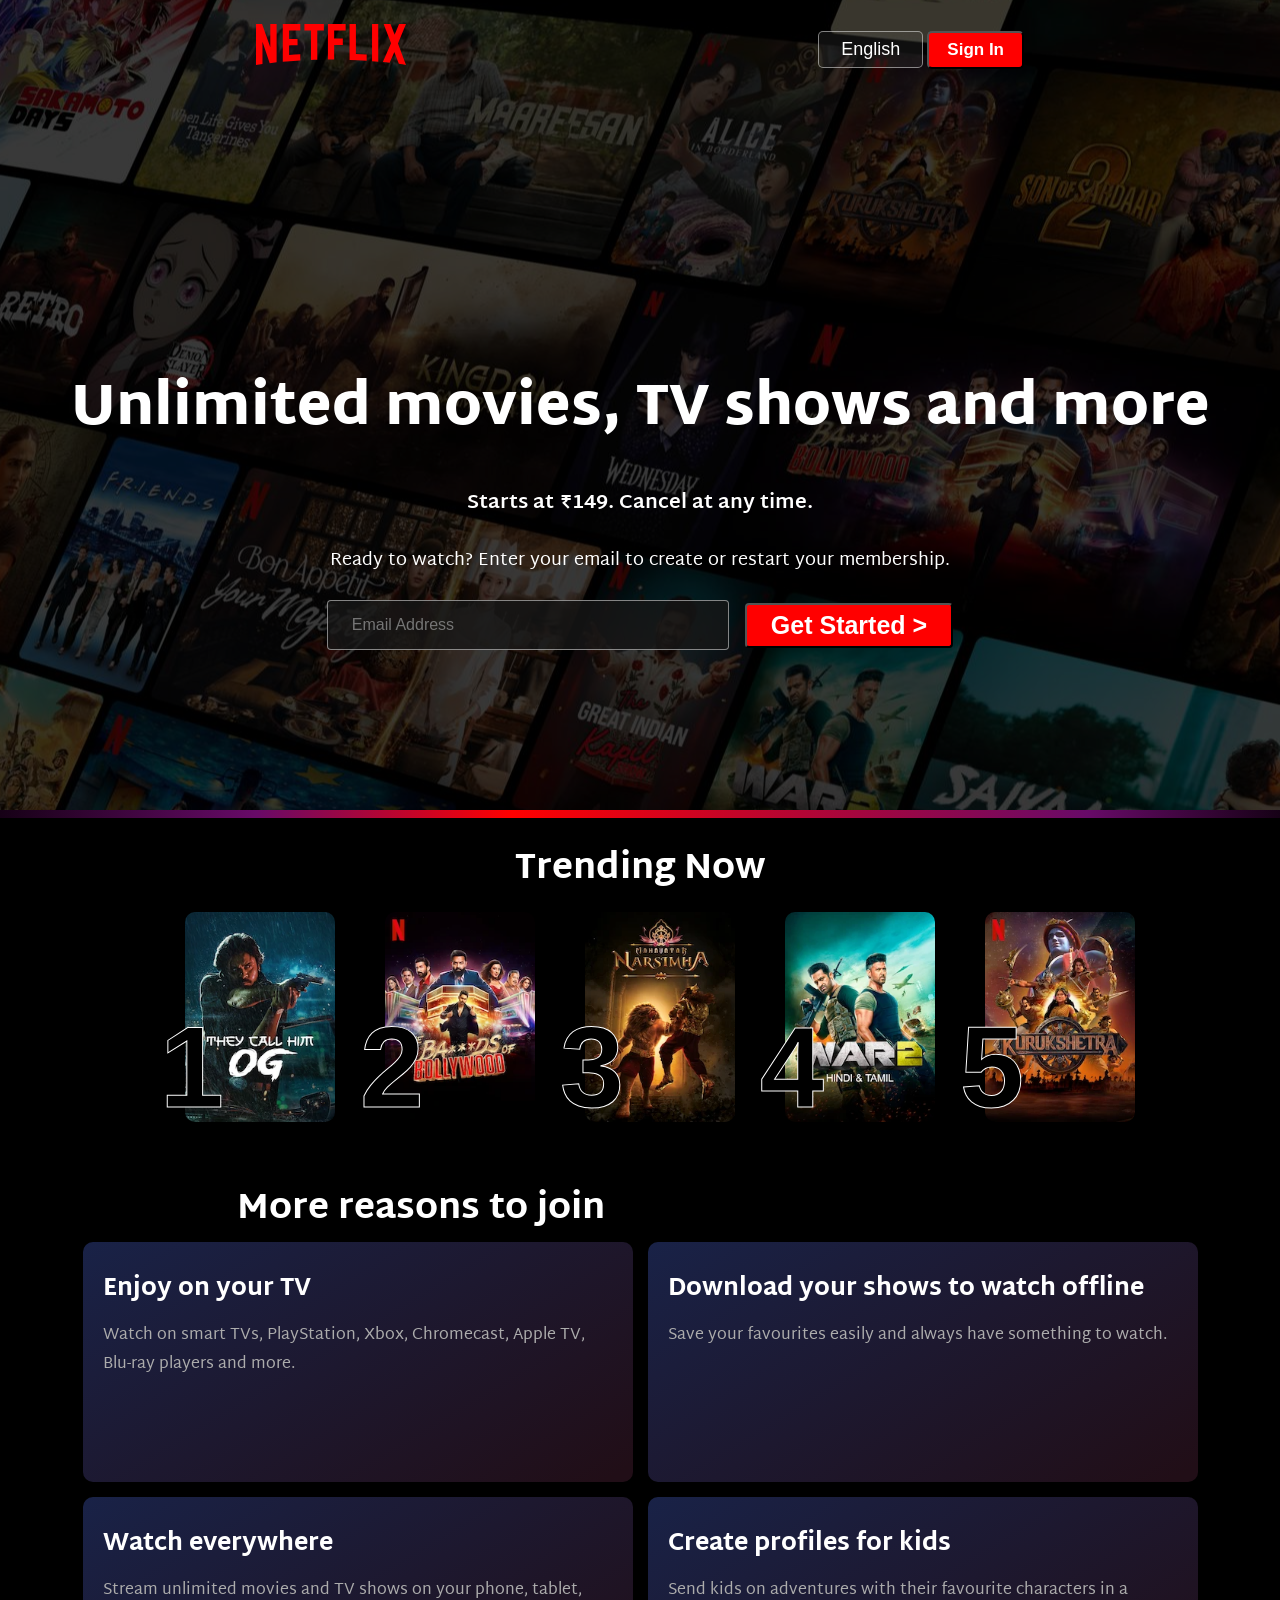
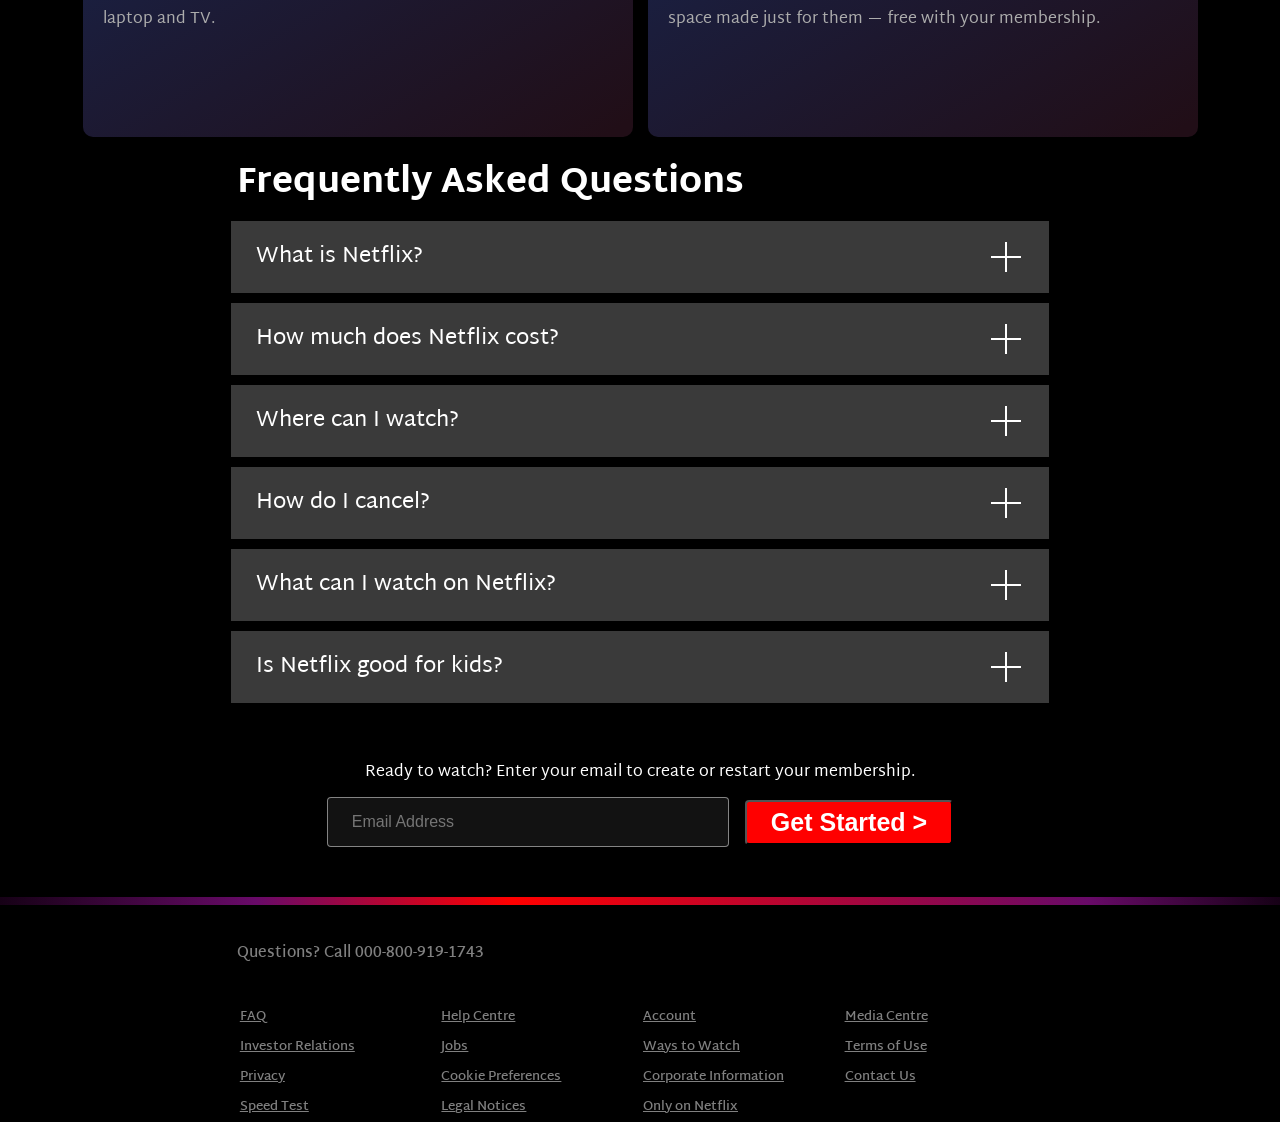
<file: Netflix Clone (HTML & CSS only)/index.html>
<!DOCTYPE html>
<html lang="en">

<head>
    <meta charset="UTF-8">
    <meta name="viewport" content="width=device-width, initial-scale=1.0">
    <title>Netflix India – Watch TV Shows Online, Watch Movies Online</title>
    <link rel="stylesheet" href="style.css">
</head>

<body>

    <div class="main">
        <nav>
            <div>
                <img width="53px" src="Assets/logo.svg" alt="logo">
            </div>
            <div>
                <button class="btn language">English</button>

                <button class="btn btn-red-sm">Sign In</button>
            </div>
        </nav>
        <div class="box">
        </div>
        <div class="hero">
            <span>Unlimited movies, TV shows and more</span>
            <span> Starts at ₹149. Cancel at any time.</span>
            <span>Ready to watch? Enter your email to create or restart your membership.</span>

            <div class="hero-buttons">
                <input type="text" name="text" placeholder="Email Address">
                <button class="btn btn-red">Get Started &gt</button>
            </div>



        </div>
    </div>
    <div class="separation"></div>
    <section class="trending">
        <h2>Trending Now</h2>
        <ul class="trending-movies">
            <li class="movie"><img src="Assets/movie1.jpg" alt="movie1">
                <div class="rank">1</div>
            </li>
            <li class="movie"><img src="Assets/movie2.jpg" alt="movie2">
                <div class="rank">2</div>
            </li>
            <li class="movie"><img src="Assets/movie3.jpg" alt="movie3">
                <div class="rank">3</div>
            </li>
            <li class="movie"><img src="Assets/movie4.jpg" alt="movie4">
                <div class="rank">4</div>
            </li>
            <li class="movie"><img src="Assets/movie5.jpg" alt="movie5">
                <div class="rank">5</div>
            </li>

        </ul>
    </section>
    <section class="reasons">
        <h2>More reasons to join</h2>
        <div class="more-reasons">
            <div class="reasons-box">
                <h2>Enjoy on your TV</h2>
                <div>Watch on smart TVs, PlayStation, Xbox, Chromecast, Apple TV, Blu-ray players and more.</div>
            </div>
            <div class="reasons-box">
                <h2>Download your shows to watch offline</h2>
                <div>Save your favourites easily and always have something to watch.</div>
            </div>
            <div class="reasons-box">
                <h2>Watch everywhere</h2>
                <div>Stream unlimited movies and TV shows on your phone, tablet, laptop and TV.</div>
            </div>
            <div class="reasons-box">
                <h2>Create profiles for kids</h2>
                <div>Send kids on adventures with their favourite characters in a space made just for them — free with
                    your membership.</div>
            </div>
        </div>
    </section>
    <section class="faq">
        <h2>Frequently Asked Questions</h2>
        <div class="faqbox">
            <span>What is Netflix?</span>
            <svg viewBox="0 0 36 36" width="36" height="36" data-icon="PlusLarge" data-icon-id=":R9laj8qlal9at4m:"
                aria-hidden="true" class="default-ltr-iqcdef-cache-1ulhx3w e1jjil14" xmlns="http://www.w3.org/2000/svg"
                fill="none" role="img">
                <path fill="currentColor" fill-rule="evenodd" d="M17 17V3h2v14h14v2H19v14h-2V19H3v-2z"
                    clip-rule="evenodd"></path>
            </svg>
        </div>

        <div class="faqbox">
            <span>How much does Netflix cost?</span>
            <svg viewBox="0 0 36 36" width="36" height="36" data-icon="PlusLarge" data-icon-id=":R9laj8qlal9at4m:"
                aria-hidden="true" class="default-ltr-iqcdef-cache-1ulhx3w e1jjil14" xmlns="http://www.w3.org/2000/svg"
                fill="none" role="img">
                <path fill="currentColor" fill-rule="evenodd" d="M17 17V3h2v14h14v2H19v14h-2V19H3v-2z"
                    clip-rule="evenodd"></path>
            </svg>

        </div>
        <div class="faqbox">
            <span>Where can I watch?</span>
            <svg viewBox="0 0 36 36" width="36" height="36" data-icon="PlusLarge" data-icon-id=":R9laj8qlal9at4m:"
                aria-hidden="true" class="default-ltr-iqcdef-cache-1ulhx3w e1jjil14" xmlns="http://www.w3.org/2000/svg"
                fill="none" role="img">
                <path fill="currentColor" fill-rule="evenodd" d="M17 17V3h2v14h14v2H19v14h-2V19H3v-2z"
                    clip-rule="evenodd"></path>
            </svg>
        </div>
        <div class="faqbox">
            <span>How do I cancel?</span>
            <svg viewBox="0 0 36 36" width="36" height="36" data-icon="PlusLarge" data-icon-id=":R9laj8qlal9at4m:"
                aria-hidden="true" class="default-ltr-iqcdef-cache-1ulhx3w e1jjil14" xmlns="http://www.w3.org/2000/svg"
                fill="none" role="img">
                <path fill="currentColor" fill-rule="evenodd" d="M17 17V3h2v14h14v2H19v14h-2V19H3v-2z"
                    clip-rule="evenodd"></path>
            </svg>
        </div>
        <div class="faqbox">
            <span>What can I watch on Netflix?</span>
            <svg viewBox="0 0 36 36" width="36" height="36" data-icon="PlusLarge" data-icon-id=":R9laj8qlal9at4m:"
                aria-hidden="true" class="default-ltr-iqcdef-cache-1ulhx3w e1jjil14" xmlns="http://www.w3.org/2000/svg"
                fill="none" role="img">
                <path fill="currentColor" fill-rule="evenodd" d="M17 17V3h2v14h14v2H19v14h-2V19H3v-2z"
                    clip-rule="evenodd"></path>
            </svg>
        </div>
        <div class="faqbox">
            <span>Is Netflix good for kids?</span>
            <svg viewBox="0 0 36 36" width="36" height="36" data-icon="PlusLarge" data-icon-id=":R9laj8qlal9at4m:"
                aria-hidden="true" class="default-ltr-iqcdef-cache-1ulhx3w e1jjil14" xmlns="http://www.w3.org/2000/svg"
                fill="none" role="img">
                <path fill="currentColor" fill-rule="evenodd" d="M17 17V3h2v14h14v2H19v14h-2V19H3v-2z"
                    clip-rule="evenodd"></path>
            </svg>
        </div>
    </section>
    <div class="hero-buttons hero-buttons-2">
        <div>Ready to watch? Enter your email to create or restart your membership.</div>
        <div>

            <input type="text" name="text" placeholder="Email Address">
            <button class="btn btn-red">Get Started &gt</button>
        </div>
    </div>
    <div class="separation"></div>
    <footer>
        <div class="contact-info">Questions? Call 000-800-919-1743</div>
        <div class="footer">

            <div class="footer-items">
                <a href="">FAQ</a>
                <a href="">Investor Relations</a>
                <a href="">Privacy</a>
                <a href="">Speed Test</a>
            </div>
            <div class="footer-items">
                <a href="">Help Centre</a>
                <a href="">Jobs</a>
                <a href="">Cookie Preferences</a>
                <a href="">Legal Notices</a>
            </div>
            <div class="footer-items">
                <a href="">Account</a>
                <a href="">Ways to Watch</a>
                <a href="">Corporate Information</a>
                <a href="">Only on Netflix</a>
            </div>
            <div class="footer-items">
                <a href="">Media Centre</a>
                <a href="">Terms of Use</a>
                <a href="">Contact Us</a>

            </div>
        </div>
    </footer>
</body>

</html>
</file>
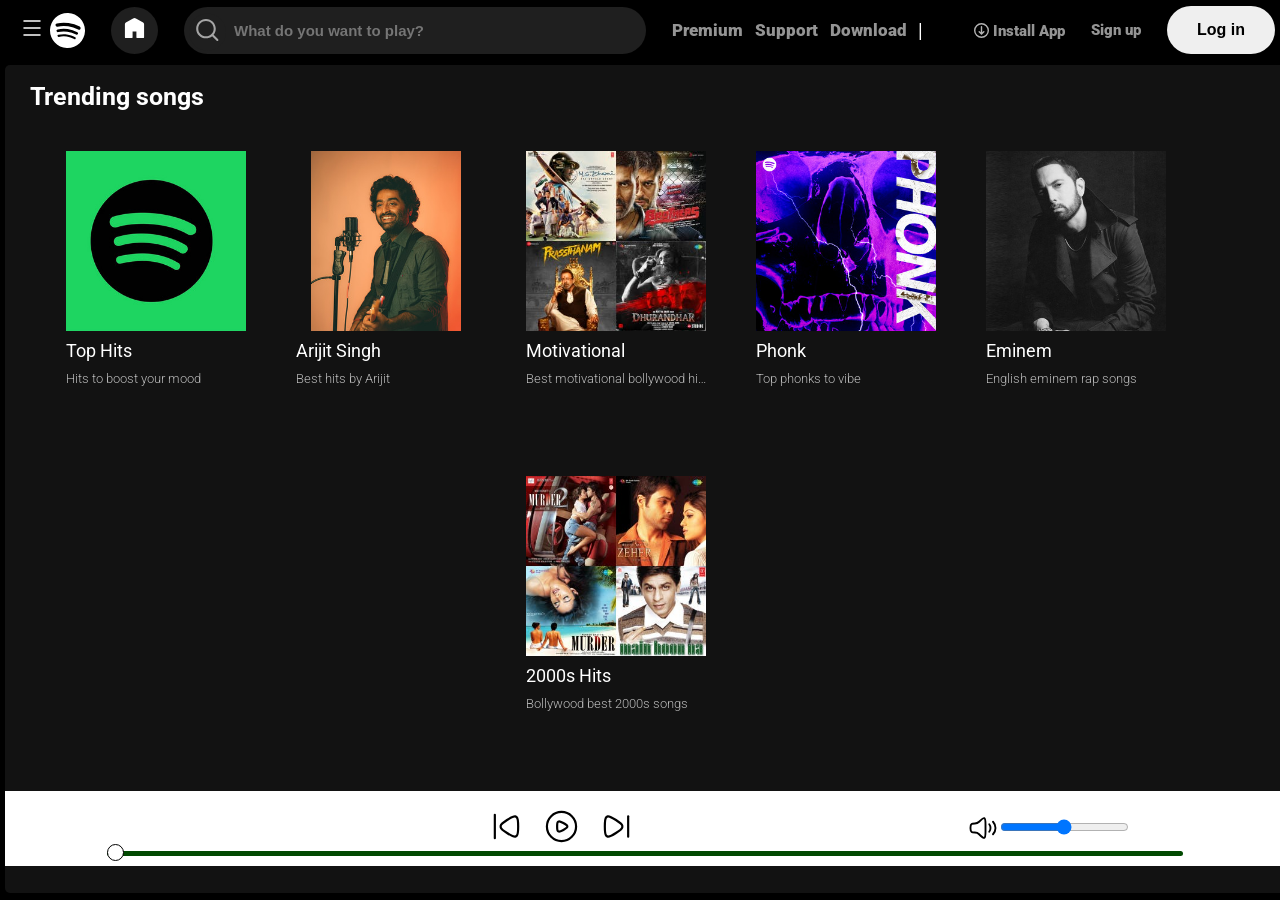
<file: Spotify Clone (Frontend)/index.html>
<!DOCTYPE html>
<html lang="en">

<head>
  <meta charset="UTF-8">
  <meta name="viewport" content="width=device-width, initial-scale=1.0">
  <title>Document</title>
  <link rel="stylesheet" href="style.css">
  <link rel="stylesheet" href="utility.css">
</head>

<body>



  <div class="nav flex ">
    <div class="hamburger">
      <img class="invert" src="Assets/hamburger.svg" alt="hamburger">
    </div>
    <img class="invert logo" src="Assets/logo.svg" alt="logo">
    <span class="spotify">Spotify</span>

    <button class="home background-nav-icons ">
      <img class="house invert" src="Assets/home.svg" alt="home">
      <span class="floating-home">
        Home
      </span>
    </button>
    <div class="search-container flex ">

      <button class="background-nav-icons search-icon">
        <img class="invert " src="Assets/search.svg" alt="search">
      </button>
      <span class="floating-search">
        Search
      </span>
      <input type="text" class="search background-nav-icons" placeholder="What do you want to play?">
      <span class="shortcut-Ctrl">Ctrl</span>
      <span class="shortcut-K">K</span>
    </div>
    <ul class="flex download">
      <li>Premium</li>
      <li>Support</li>
      <li>Download</li>
    </ul>
    <div class="separation">|</div>
    <div class="install"><img class="invert down-arrow" src="Assets/download.svg" alt="download"> Install App</div>
    <div class="signup">Sign up</div>
    <button class="login">Log in</button>

  </div>



  <div class="main flex">
    <div class="left background-grey">
      <div class="close">
        <img class="invert" src="Assets/close.svg" alt="close">
      </div>
      <div class="library">Your Library
        <button class="background-grey plus">

          <img class="invert " src="Assets/plus.svg" alt="plus">
        </button> <span class="floating-create">Create playlist or folder</span>
      </div>
      <div class="songList">
        <ul>

        </ul>
      </div>






      <div class="left-footer">

        <div class="links">

          <span>
            <a href="https://www.spotify.com/in-en/legal/">
              <span>Legal</span>
            </a>
          </span>
          <span>
            <a href="https://www.spotify.com/in-en/safetyandprivacy/">
              <span>Safety & Privacy Center</span>
            </a>
          </span>
          <span>
            <a href="https://www.spotify.com/in-en/legal/privacy-policy/">
              <span>Privacy Policy</span>
            </a>
          </span>
          <span>
            <a href="https://www.spotify.com/in-en/legal/cookies-policy/">
              <span>Cookies</span>
            </a>
          </span>
          <span>
            <a href="https://www.spotify.com/in-en/legal/privacy-policy/#s3">
              <span>About Ads</span>
            </a>
          </span>
          <span>
            <a href="https://www.spotify.com/in-en/accessibility/">
              <span>Accessibility</span>
            </a>
          </span>
        </div>

        <div class="language"><button class="background-grey english">
            <img class="earth invert" src="Assets/earth.svg" alt="earth">English</button></div>
      </div>
    </div>

    <div class="right background-grey">
      <div class="trending">
        <h1>Trending songs</h1>
        <div class="card-container flex">



          <div data-folder="playlist" class="card">
            <img src="Assets/song-cover-pic/cover0.jpg" alt="cover-photo">
            <span><img src="Assets/play.svg" alt="play"></span>
            <h2>Top Hits</h2>
            <div class="description">Hits to boost your mood </div>
          </div>



          <div data-folder="arijit" class="card">
            <img src="Assets/song-cover-pic/cover1.jpg" alt="cover-photo">
            <span><img src="Assets/play.svg" alt="play"></span>
            <h2>Arijit Singh</h2>
            <div class="description">Best hits by Arijit</div>
          </div>



          <div data-folder="motivational" class="card">
            <img src="Assets/song-cover-pic/cover2.jpg" alt="cover-photo">
            <span><img src="Assets/play.svg" alt="play"></span>
            <h2>Motivational </h2>
            <div class="description">Best motivational bollywood hits</div>
          </div>


          <div data-folder="phonk" class="card">
            <img src="Assets/song-cover-pic/cover3.jpg" alt="cover-photo">
            <span><img src="Assets/play.svg" alt="play"></span>
            <h2>Phonk</h2>
            <div class="description">Top phonks to vibe</div>
          </div>


          <div data-folder="eminem" class="card">
            <img src="Assets/song-cover-pic/cover4.jpg" alt="cover-photo">
            <span><img src="Assets/play.svg" alt="play"></span>
            <h2>Eminem</h2>
            <div class="description">English eminem rap songs</div>
          </div>


          <div data-folder="2000s" class="card">
            <img src="Assets/song-cover-pic/cover5.jpg" alt="cover-photo">
            <span><img src="Assets/play.svg" alt="play"></span>
            <h2>2000s Hits</h2>
            <div class="description">Bollywood best 2000s songs</div>
          </div>


         
        </div>
      </div>
      <div class="abovebar flex">
        <div class="playsong flex">
          <div class="songinfo"></div>
          <div class="seekbar">
            <div class="circle"></div>
          </div>
          <div class="buttons flex">
            <div class="leftplay "><img id="previous" src="Assets/leftplay.svg" alt="previous"></div>
            <div class="pause "><img id="play" src="Assets/play2.svg" alt="play"></div>
            <div class="rightplay "><img id="next" src="Assets/rightplay.svg" alt="next"></div>
          </div>
          <div class="timevol flex">

            <div class="songtime"></div>
            <div class="volume flex"><img src="Assets/volume.svg" alt="volume">
              <div class="range"><input type="range" name="volume"></div>
            </div>
          </div>
        </div>
      </div>
    </div>
  </div>
  </div>



</body>
<script src="script.js"></script>

</html>
</file>
<file: Netflix Clone (HTML & CSS only)/style.css>
@import url('https://fonts.googleapis.com/css2?family=Martel+Sans:wght@200;300;400;600;700;800;900&display=swap');

body {
    margin: 0;
    padding: 0;

    font-family: "Martel Sans", sans-serif, 'Segoe UI', Tahoma, Geneva, Verdana, sans-serif;

}

.main {
    background-image: url("Assets/background.jpg");
    background-position: center center;

    height: 90vh;
    position: relative;

}

.main .box {
    width: 100%;
    height: 90vh;
    opacity: 0.7;
    background-color: black;
    position: absolute;
    top: 0;
}

nav {

    max-width: 60vw;
    margin: auto;
    display: flex;
    justify-content: space-between;
    align-items: center;
    height: 100px;
}

nav img {
    color: rgb(255, 0, 0);
    width: 150px;
    position: relative;
    z-index: 10;
}

nav button {
    position: relative;
    z-index: 1;
}

.hero {
    color: white;
    height: 100%;
    display: flex;
    align-items: center;
    justify-content: center;
    flex-direction: column;
    position: relative;

    font-family: "Martel Sans", sans-serif, 'Segoe UI', Tahoma, Geneva, Verdana, sans-serif;
    gap: 23px;
    padding: 0 30px;
}

.hero>:nth-child(1) {
    font-weight: 1000;
    font-size: 3.5rem;
    text-align: center;

}

.hero>:nth-child(2) {

    font-weight: 700;
    font-size: 20px;
    text-align: center;
}

.hero>:nth-child(3) {
    font-size: 18px;
    text-align: center;
}

.separation {
    width: 100%;
    height: 8px;
    background: linear-gradient(to right, rgb(22, 1, 22) 0%, rgb(104, 10, 104) 20%, red 40%, rgb(104, 10, 104) 85%, rgb(22, 1, 22) 100%);

}

.btn {
    padding: 3px 8px;
    color: white;
    font-weight: bold;
    cursor: pointer;

}

.language {
    border: 1px solid rgba(246, 246, 246, 0.5);
    background-color: rgba(150, 150, 150, 0.1);
    padding: 7px 22px;
    color: white;
    font-size: 18px;
    border-radius: 5px;
    font-weight: 400;
    cursor: auto;
}


.btn-red {
    background-color: red;
    color: white;
    padding: 6px 24px;
    font-size: 25px;
    border-radius: 4px;
}

.main input {
    padding: 15px 176px 15px 24px;
    font-weight: 400;
    font-size: 16px;
    border-radius: 4px;
    background-color: rgba(23, 23, 23, 0.8);
    color: white;
    border: 1px solid rgba(246, 246, 246, 0.5);
}

.btn-red-sm {
    background-color: red;
    color: white;
    padding: 7px 18px;
    font-size: 17px;
    border-radius: 5px;

}

.btn-red-sm:hover {
    background-color: rgb(209, 6, 6);
}

.btn-red:hover {
    background-color: rgb(209, 6, 6);
}

.hero-buttons {
    display: flex;
    align-items: center;
    justify-content: center;
    gap: 16px;
}

.trending {
    background-color: black;
    display: flex;
    flex-direction: column;
    align-items: center;
    justify-content: center;
}

.trending>h2 {
    color: white;
    text-align: left;

    font-size: 35px;
    font-weight: 800;
    margin: 20px 0px 0px 0px;
    width: 65vw;
}

.trending-movies {
    display: flex;
    gap: 40px;

}

.movie {
    position: relative;
    cursor: pointer;
    transition-timing-function: ease-in-out;
    transition: transform;
    transition-duration: 0.25s;
}

.movie img {
    border-radius: 10px;
    width: 220px
}

.rank {
    -webkit-text-stroke: 1px white;
    position: absolute;
    bottom: 0;
    font-size: 115px;
    font-weight: 900;
    font-family: Arial, Helvetica, sans-serif;
    transform: translateX(-25px);
}

.movie:hover {
    transform: scale(1.05);


}

.reasons {
    background-color: black;
    color: white;
    display: flex;
    flex-direction: column;
    align-items: center;
    justify-content: center;

    margin: auto;

}

.more-reasons {
    display: grid;
    width: 64vw;

    grid-template-columns: 1fr 1fr 1fr 1fr;
    grid-template-rows: 315px;

}

.reasons-box {
    width: 290px;
    border: 0px solid white;
    border-radius: 10px;
    background: linear-gradient(149deg, #192247 0%, #210e17 96.86%)
}

.reasons>h2 {
    text-align: left;
    font-size: 35px;
    font-weight: 800;
    margin: 35px 0px 0px 0px;
    width: 63vw
}

.reasons-box>h2 {
    margin: 25px 5px 10px 20px;
    text-align: left;
    font-weight: 750;
}

.reasons-box>:nth-child(2) {
    margin: 10px 30px 10px 20px;
    color: rgb(172, 172, 172);
}

.faq {
    background-color: black;
    color: white;
    display: flex;
    flex-direction: column;
    justify-content: center;
    align-items: center;
}

.faq h2 {
    text-align: left;
    font-size: 35px;
    font-weight: 800;
    margin: 15px 0px 0px 0px;
    width: 63vw
}

.faqbox {
    display: flex;
    background-color: rgb(58, 58, 58);
    justify-content: space-between;
    width: 60vw;
    align-items: center;
    margin: auto;
    height: 8vh;
    font-size: 22px;
    padding: 0px 25px;
    margin: 5px 0px;
    cursor: pointer;
    transition-timing-function: cubic-bezier(0.4, 0, 0.68, 0.06);
    transition-property: background-color;
    transition-duration: 0.25s;

}

.faqbox:hover {
    background-color: rgb(102, 102, 102);

}

.faqbox img {
    color: white;
    fill: white;

}

footer {
    background-color: black;
    margin: auto;

}

footer .contact-info {
    color: gray;
    margin: auto;
    padding: 35px;
    width: 63vw;
    text-align: left;
    font-size: 15px;
    font-weight: 600;
}

.footer {
    display: grid;
    grid-template-columns: 1fr 1fr 1fr 1fr;
    width: 63vw;
    margin: auto;

}


.footer-items {
    display: flex;
    flex-direction: column;

}

.footer-items a {
    color: grey;

    font-size: 13px;
    font-weight: 600;
    padding: 3px;
}

.hero-buttons-2 {
    padding: 50px;
    background-color: black;
    color: white;
    display: flex;
    flex-direction: column;
    gap: 10px;
}

.hero-buttons-2 input {
    padding: 15px 176px 15px 24px;
    font-weight: 400;
    font-size: 16px;
    border-radius: 4px;
    background-color: rgba(23, 23, 23, 0.8);
    color: white;
    border: 1px solid rgba(246, 246, 246, 0.5);
}

.hero-buttons-2 .btn-red {
    padding: 6px 24px;
    font-size: 25px;
    border-radius: 4px;
}

.hero-buttons-2>:nth-child(2) {
    display: flex;
    gap: 16px;
    justify-content: center;
    align-items: center;

}

@media screen and (max-width:1500px) {
    .more-reasons {
        grid-template-columns: 1fr 1fr;
        grid-template-rows: repeat(2, 240px);
        gap: 15px;
        justify-content: center;
    }

    .reasons-box {
        width: 550px;
    }
}

@media screen and (max-width:1160px) {
    .reasons {
        align-items: center;
        justify-content: center;
    }

    .more-reasons {
        grid-template-columns: 1fr;
        grid-template-rows: repeat(4, 240px);
        gap: 15px;
        justify-content: center;
    }

    .reasons-box {
        width: 75vw;

    }
}


@media screen and (max-width:1333px) {
    .trending-movies {

        gap: 50px;
        flex-wrap: wrap;
        text-align: center;
        justify-content: center;
        margin: 10px;

    }

    .trending h2 {
        text-align: center;
    }

    .movie img {
        width: 150px;
    }


}

@media screen and (max-width:1055px) {
    .footer {
        grid-template-columns: 1fr 1fr;
        gap: 15px;
    }

    .footer-items {
        text-align: center;
    }

    nav {
        max-width: 90vw;
    }

    .language,
    .btn-red-sm {
        padding: 6px 18px;
        font-size: 14px;
        margin: 5px;
    }

    .main input {
        padding: 15px 100px 15px 24px;
    }

    .hero-buttons {
        flex-direction: column;
    }

    .hero-buttons-2 div {
        flex-direction: column;
        text-align: center;
    }

    .hero-buttons-2 input {
        padding: 15px 100px 15px 24px;
    }

    .hero>:nth-child(1) {
        font-size: 32px;
    }

    .hero>:nth-child(2) {
        font-size: 18px;
    }

    .hero>:nth-child(3) {
        font-size: 18px;
    }

    .faq h2 {
        font-size: 1.16rem;
        padding: 15px;
    }

    .faqbox {
        height: 7vh;
        font-size: 17px;
        padding: 4px 25px;
    }

    .reasons>h2 {
        font-size: 1.16rem;
        padding: 15px;
    }
}
</file>
<file: Spotify Clone (Frontend)/style.css>
@import url('https://fonts.googleapis.com/css2?family=Martel+Sans:wght@200;300;400;600;700;800;900&family=Roboto:ital,wght@0,100..900;1,100..900&display=swap');

body {
  background-color: black;
  color: white;
  padding: 0;
  margin: 0;
  font-family: Roboto, system-ui, -apple-system, BlinkMacSystemFont, 'Segoe UI', Oxygen, Ubuntu, Cantarell, 'Open Sans', 'Helvetica Neue', sans-serif;
}

.nav {
  justify-content: space-between;
  height: 60px;
  align-items: center;
  position: relative;
  width: 100%;
  box-sizing: border-box;
}


.spotify {
  position: absolute;
  background-color: #1f1f1f;
  bottom: -15px;
  left: 35px;

  opacity: 0;
  transition: opacity 0.5s;
  cursor: default;
  padding: 3px;
  border: 1px solid white;
  font-weight: 200;
  font-size: small;
  z-index: 1;
}

.logo:hover~.spotify {
  opacity: 1;

}

.nav .logo {
  height: 35px;
  margin-left: 20px;

  cursor: pointer;
}

.nav .home {
  position: relative;
  border-radius: 9999px;
  height: 47px;
  width: 47px;
  border: none;
  cursor: pointer;

  cursor: pointer;
  overflow: visible;

}

.nav .home .house {
  height: 23px;

  bottom: 12px;
  left: 12px;
}

.floating-home {
  position: absolute;
  background-color: #1f1f1f;
  bottom: -38px;
  left: 50%;
  transform: translateX(-50%);
  opacity: 0;
  transition: opacity 0.7s;
  padding: 6px;
  font-size: 14px;
  z-index: 10;
  pointer-events: none;
  white-space: nowrap;
}


.home:hover .floating-home {
  opacity: 1;

}

.home:hover {
  background-color: #2b2b2b;
  transform: scale(1.05);
}

.search-container {
  position: relative;
  margin-left: -45px;
}

.search-container button {
  position: absolute;

  transform: translate(5px, 18%);
  border: none;
  height: 37px;
  width: 37px;
  border-radius: 40px;
  cursor: pointer;
  opacity: 0.6;

}

.nav .search-container .search {
  border: none;
  height: 45px;
  border-radius: 25px;
  width: 410px;
  padding-left: 50px;
  font-size: 15px;
  font-weight: 550;
  color: white;

}

.floating-search {
  position: absolute;
  background-color: #1f1f1f;
  bottom: -38px;
  left: 0px;
  opacity: 0;
  transition: opacity 0.7s;
  cursor: default;
  padding: 6px;
  font-weight: 500;
  font-size: 14px;
  z-index: 10;
}

.search-icon:hover~.floating-search {
  opacity: 1;
}

.search-container:hover .search {
  background-color: #2b2b2b;
  border: 0.1px solid white;
}

.search-container:hover .search-icon {
  background-color: #2b2b2b;
}

.shortcut-Ctrl {
  position: absolute;
  background-color: #1f1f1f;
  bottom: 7px;
  left: 250px;
  opacity: 0;
  transition: opacity 0.5s;
  cursor: default;
  padding: 5px;
  border: 1px solid white;
  border-radius: 5px;
  font-weight: 500;
  font-size: 17px;
}

.shortcut-K {
  position: absolute;
  background-color: #1f1f1f;
  bottom: 7px;
  left: 295px;
  opacity: 0;
  transition: opacity 0.5s;
  cursor: default;
  padding: 5px;
  border: 1px solid white;
  border-radius: 5px;
  font-weight: 500;
  font-size: 17px;
}

.search:hover~.shortcut-Ctrl {
  opacity: 0.5;
}

.search:hover~.shortcut-K {
  opacity: 0.5;
}

.download {
  gap: 12px;
  list-style: none;
}

.download li {
  font-weight: 900;
  color: #949494;
  font-size: 17px;
  cursor: pointer;
}

.separation {
  font-size: larger;
  cursor: default;
  transform: translateX(-25px);
}

.download li:hover {
  color: rgb(204, 204, 204);
  transform: scale(1.05);
}

.down-arrow {
  height: 15px;
  transform: translateY(2px);
  opacity: 0.7;
}

.install {
  font-weight: 900;
  color: #949494;
  font-size: 15px;
  cursor: pointer;
  margin-left: -40px;
  margin-right: -15px;
}

.signup {
  font-weight: 900;
  color: #949494;
  font-size: 15px;
  cursor: pointer;
  margin-right: -30px;
}

.signup:hover {
  color: rgb(204, 204, 204);
  transform: scale(1.05);
}

.install:hover {
  color: rgb(204, 204, 204);
  transform: scale(1.05);
}

.login {
  padding: 15px 30px 15px 30px;
  border-radius: 30px;
  font-weight: 700;
  font-size: 16px;
  border: none;
  margin-right: 5px;
}

.login:hover {
  transform: scale(1.05);
  background-color: rgb(233, 233, 233);
  font-weight: bold;
}



.left {
  width: 440px;
  height: 92vh;
  margin: 5px;
  border-radius: 5px;
  position: relative;
}

.library {
  width: 80%;
  padding: 20px;
  margin: 10px 8px 8px 8px;
  position: relative;
  font-size: 17px;
  font-weight: 600;
}

.library button {
  position: absolute;
  right: 0;
  margin-top: -6px;
  height: 35px;
  width: 35px;
  border-radius: 25px;
  border: none;
}

.library button img {
  opacity: 0.6;
  height: 17px;
}

.plus:hover img {
  opacity: 1;
}

.library button:hover {
  background-color: #252525;
  cursor: pointer;

}

.floating-create {
  position: absolute;
  background-color: #1f1f1f;
  top: -30px;
  right: -69px;
  opacity: 0;
  transition: opacity 0.5s;
  cursor: default;
  padding: 6px;
  font-weight: 500;
  font-size: 14px;
}

.plus:hover~.floating-create {
  opacity: 1;
}

.left-footer {
  position: absolute;
  bottom: 70px;
  left: 10px;

}

.links {
  display: grid;
  grid-template-columns: 80px 150px 100px 45px;
  grid-template-rows: 1fr 1fr;
  width: 70%;
  margin: 10px;
  align-items: center;
  justify-items: center;
  font-size: 12px;
}

.links a {
  color: #b6b6b6;
  opacity: 0.7;
  text-decoration: none;
}

.links span {
  margin: 10px 5px 10px 5px;
}

.language button {
  width: 100px;
  font-size: 13px;
  position: absolute;
  border: none;
  border-radius: 20px;
  font-weight: 600;
  color: white;
  border: 0.1px solid rgb(153, 153, 153);
  position: relative;
  height: 33px;
  padding-left: 22px;
  left: 20px;
  bottom: -20px;

}

.earth {
  width: 18px;
  position: absolute;
  left: 8px;
  top: 18%;
}

.english {
  right: 0;
}

.language button:hover {
  cursor: pointer;
  border: 2px solid rgb(153, 153, 153);
  transform: scale(1.05);
}


.right {
  width: 78%;
  height: 92vh;
  margin: 5px;
  border-radius: 5px;
}

.right h1 {
  font-size: 25px;
  margin-left: 25px;
}

.right h1:hover {
  cursor: pointer;
  text-decoration: underline;
}

.card-container {
  height: 70vh;
  flex-wrap: wrap;
  gap: 20px;
  margin: 20px 20px 20px 30px;
  padding: 5px;
  justify-content: center;
}

.card {
  height: 250px;
  width: 200px;
  position: relative;
  padding: 15px 5px 5px 5px;
  border-radius: 10px;
}

.card img {
  object-fit: contain;
  height: 180px;
  width: 100%;
}

.card h2 {
  font-size: large;
  margin: 10px;
  font-weight: 400;
  margin-top: 5px;
}

.description {
  font-weight: 300;
  font-size: small;
  margin: 10px;
  opacity: 0.7;
}



.card span img {
  position: absolute;
  bottom: 25px;
  right: -50px;
  height: 20%;
  opacity: 0;
  transform: translateY(0px);
  transition: transform 0.4s ease-out, opacity 1s ease;

}

.card:hover span img {
  opacity: 1;
  transform: translateY(-55px);


}

.card:hover {
  background-color: #242424;
  cursor: pointer;
}

.card h2:hover {
  text-decoration: underline;
}

.card .description:hover {
  text-decoration: underline;
}

.card .description {
  overflow: hidden;
  text-overflow: ellipsis;
  white-space: nowrap;
}

.card .h2 {
  overflow: hidden;
  text-overflow: ellipsis;
  white-space: nowrap;
}

.playsong {
  background-color: rgb(255, 255, 255);
  height: 75px;
  width: 75vw;
  justify-content: space-around;
  align-items: center;
  gap: 20px;
}

.leftplay img {
  height: 35px;
  cursor: pointer;
}

.pause img {
  height: 35px;
  cursor: pointer;
}

.rightplay img {
  height: 35px;
  cursor: pointer;
}

.songList ul li {
  list-style-type: decimal;
  margin: 20px;
  border: 1px solid white;
  padding: 15px;
  gap: 35px;
  cursor: pointer;
  justify-content: space-between;
  transform: translateX(-35px);
  display: flex;
  width: 80%;
  height: 35px;
  max-height: 45px;
  align-items: center;
  font-size: 15px;
}

.songList {
  position: absolute;
  height: 65%;
  overflow-y: scroll;
  width: 410px;
}


.playnow {
  align-items: center;
  gap: 10px;
}

.playnow span {
  font-size: 13px;
}

.seekbar {
  background-color: rgb(1, 73, 1);
  width: 70%;
  height: 5px;
  position: absolute;
  transform: translateY(25px);
  border-radius: 20px;
  cursor: pointer;
}

.circle {
  width: 15px;
  height: 15px;
  position: absolute;
  background-color: white;
  border-radius: 23px;
  border: 1px solid black;
  transform: translateY(-7px);
  left: 0%;
  transition: left 0.5s;
}

.songinfo {
  color: black;
}

.songtime {
  color: black;
}


.buttons {
  justify-content: center;
  gap: 20px;
}


.nav {
  position: relative;
  z-index: 100;
}

.home {
  position: relative;
  overflow: visible;
  z-index: 101;
}

.floating-home {
  position: absolute;
  bottom: -38px;
  left: 50%;
  transform: translateX(-50%);
  background-color: #1f1f1f;
  color: white;
  padding: 6px 10px;
  font-size: 14px;
  opacity: 0;
  pointer-events: none;
  white-space: nowrap;
  z-index: 99999;
}

.home:hover .floating-home {
  opacity: 1;
}

.hamburger {
  display: none;
  cursor: pointer;
}

.close {
  display: none;
  cursor: pointer;
}
.volume {
  justify-content: center;
  align-items: center;
  cursor: pointer;
}

.timevol {
  gap: 5px;
  align-items: center;
}

.volume img {
  height: 30px;
}

.range input {
  cursor: pointer;
}

@media(max-width:1400px) {
  .left {
    background-color: red;
    position: absolute;
    left: -120%;
    transition: all .3s;
    z-index: 1;
    width: 400px;
  }

  .close {
    position: absolute;
    top: 10px;
    right: -10px;
    display: block;
  }

  .right {
    width: 100vw;
  }

  .playsong {
    width: 100vw
  }

  .seekbar {
    width: 84%;
  }

  .nav {
    width: 100vw;
  }

  .home {
    margin-right: 20px;
  }

  .hamburger {
    display: block;
    transform: translateX(20px);
  }

  .card-container {
    width: 90vw;
  }

  .spotify {
    left: 75px;
  }

  .download {
    padding-left: 0;
  }

  .install {
    margin: 0;
  }

  .nav .logo {
    margin-left: 0;
  }

  .search-container {
    margin: 0;
  }

  .home {
    margin: 0;
  }

  .signup {
    margin: 0;
  }

  .separation {
    margin-left: 10px;
  }
}

@media(max-width:1250px) {
  .search-container {
    width: 390px;
  }

  .logo {
    padding-left: 10px;
  }

  .separation {
    padding-left: 20px;
  }

  .spotify {
    left: 60px;
  }

  .download li {
    font-size: 14px;
  }

  .login {
    font-size: 15px;
    padding: 15px;
  }
}

@media (max-width:1100px) {
  .install {
    font-size: 14px;
  }

  .signup {
    font-size: 14px;
  }

  .nav .logo {
    height: 30px;
  }

  .nav .home {
    height: 40px;
    width: 40px;
  }

  .nav .home .house {
    height: 20px;
  }

  .search-container {
    width: 360px;
  }

  .hamburger {
    margin-right: 10px;
  }

  .install {
    padding-right: 20px;
  }
}

@media(max-width:950px) {
  .search-container {
    width: 255px;
  }

  .login {
    font-size: 14px;
    padding: 8px;
  }

  .hamburger {
    padding-right: 10px;
  }

  .shortcut-Ctrl {
    display: none;
  }

  .shortcut-K {
    display: none;
  }

  .abovebar .playsong .songinfo {
    font-size: 14px;
  }
}

@media (max-width:850px) {
  .nav .search-container .search {
    font-size: small;
    width: 190px;
  }

  .hamburger {
    margin: 0;
  }

  .download {
    gap: 5px;
  }

  .signup {
    padding-right: 20px;
    font-size: 12px;
  }

  .install {
    font-size: 12px;
    padding-right: 10px;
  }

  .nav {
    height: 70px;
    align-items: center;
  }

  .songinfo {
    height: 50px;
    width: 188px;
    transform: translateX(10px);
  }
}

@media(max-width:750px) {
  .nav .home {
    display: none;
  }

  .download li {
    font-size: 12px;
  }

  .hamburger {
    transform: translateX(10px);
  }

  .install {
    padding: 0;
  }

  .signup {
    padding: 0;
  }

  .spotify {
    left: 50px;
  }
}

@media (max-width:650px) {
  .search-container {
    width: 225px;
  }

  .login {
    margin-right: 0;
  }

  .hamburger {
    padding-right: 0;
  }

  .spotify {
    left: 40px;
  }

  .separation {
    display: none;
  }

  .install {
    padding-left: 5px;
    padding-right: 5px;
  }

  .songinfo {
    transform: translateX(10px);
  }
}

@media(max-width:550px) {
  .install {
    display: none;
  }

  .signup {
    margin-right: 5px;
    margin-left: 5px;
  }

  .nav .search-container .search {
    display: none;
  }


  .search-container {
    width: 37px;
  }

  .search-icon {
    top: -25px;
  }

  .download li {
    font-size: 14px;
  }

  .signup {
    font-size: 14px;
  }

  .left {
    width: 380px;
  }
  .songList ul {
    padding-left: 15px;
  }

  .songtime {
    font-size: 14px;
  }

  .buttons {
    gap: 7px;
  }

  .leftplay img {
    height: 28px;
  }

  .pause img {
    height: 28px;
  }

  .rightplay img {
    height: 28px;
  }

  .songinfo {
    transform: translateX(0px);
    margin-left: 10px;
    height: 35px;
  }

  .playsong {
    height: 100px;
  }

  .volume {
    padding-right: 5px;
  }

  .playsong {
    flex-direction: column;
    gap: 0px;
    height: 155px;
    justify-content: center;
    transform: translateY(-2px);
  }

  .seekbar {
    margin: 5px 0px 5px 0px;
    transform: translateY(52px);
  }

  .abovebar {
    transform: translateY(-75px);
  }


  .card-container {
    margin-bottom: 5vh;
  }

}

@media(max-width:420px) {
  .download {
    flex-direction: column;

  }
  .abovebar .playsong .songinfo {
    padding: 0px 5px 0px 5px;
    font-size: 11px;
  }

  .volume {
    padding-right: 0;
  }

  .buttons {
    transform: translateX(-20px);
  }
}

@media(max-height:800px) {
  .playsong {
    transform: translateY(-50px);
  }

  .right {
    height: 79vh;
  }


}

@media(max-height:700px) {
  .playsong {
    transform: translateY(-48px);
  }
}
</file>
<file: Spotify Clone (Frontend)/utility.css>
.invert{
  filter: invert(1);
}
.flex{
    display: flex;

}
.direction-row{
    flex-direction: row;
}
.background-nav-icons {
  background-color: #1f1f1f;
}
.background-grey{
  background-color: #121212;
}

.card-container {
  overflow-y: auto;
  overflow-x: hidden;
}

.card-container::-webkit-scrollbar {
  width: 10px;
}


.card-container::-webkit-scrollbar-track {
  background: #121212;
}

.card-container::-webkit-scrollbar-thumb {
  background: #3a3a3a;
  border-radius: 10px;
}


.card-container::-webkit-scrollbar-thumb:hover {
  background: #535353;
}

.songList::-webkit-scrollbar {
  width: 10px;
}

.songList::-webkit-scrollbar-track {
  background: #121212;
}

.songList::-webkit-scrollbar-thumb {
  background: #3a3a3a;
  border-radius: 10px;
}

.songList::-webkit-scrollbar-thumb:hover {
  background: #535353;
}
</file>
